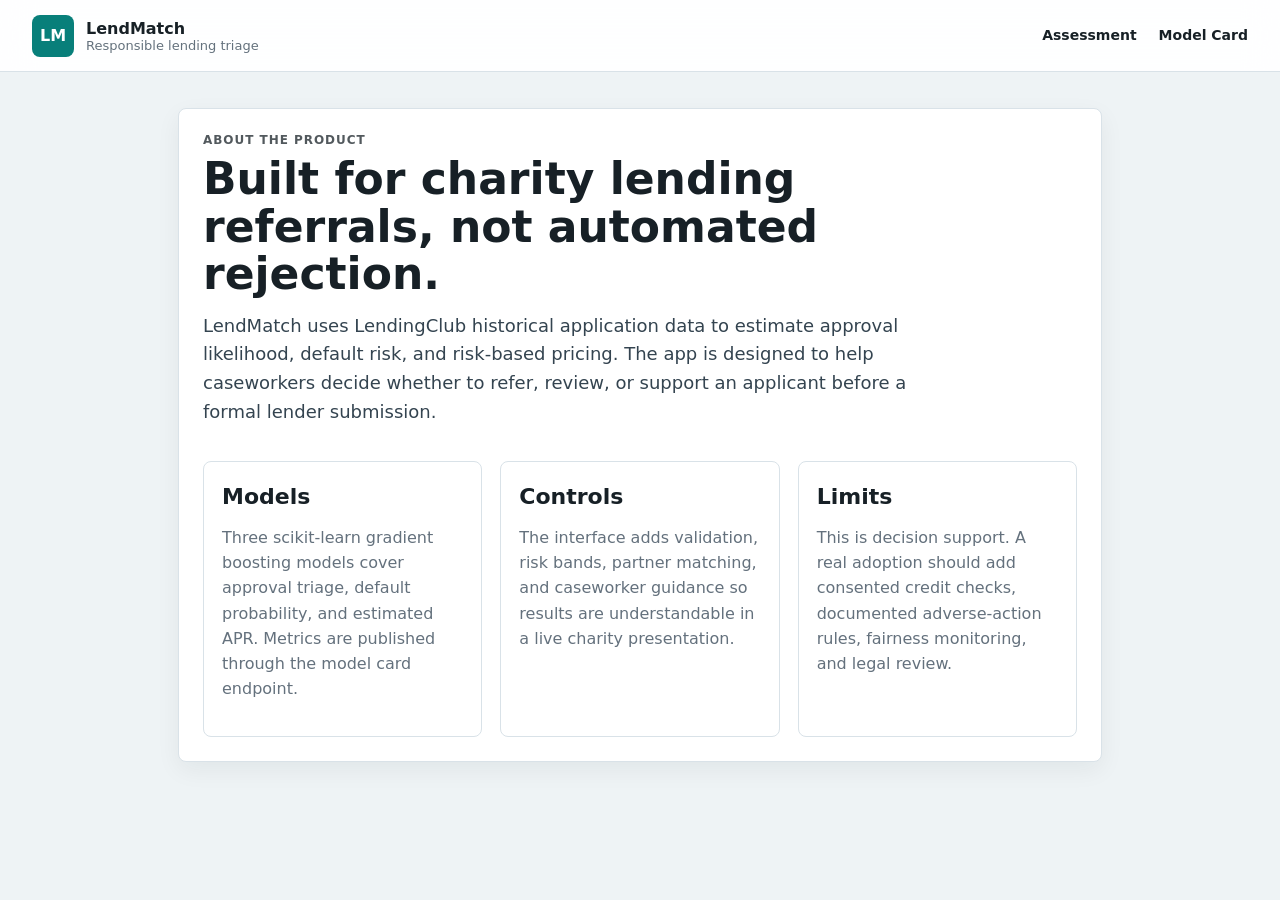
<file: docs/about.html>
<!DOCTYPE html>
<html lang="en">
<head>
    <meta charset="UTF-8">
    <meta name="viewport" content="width=device-width, initial-scale=1.0">
    <title>About | LendMatch</title>
    <link rel="stylesheet" href="styles.css">
</head>
<body>
    <header class="topbar">
        <div class="brand">
            <div class="brand-mark">LM</div>
            <div>
                <strong>LendMatch</strong>
                <span>Responsible lending triage</span>
            </div>
        </div>
        <nav>
            <a href="/">Assessment</a>
            <a href="/model.html">Model Card</a>
        </nav>
    </header>

    <main class="about-page">
        <section class="panel">
            <p class="eyebrow">About the product</p>
            <h1>Built for charity lending referrals, not automated rejection.</h1>
            <p class="lede-dark">LendMatch uses LendingClub historical application data to estimate approval likelihood, default risk, and risk-based pricing. The app is designed to help caseworkers decide whether to refer, review, or support an applicant before a formal lender submission.</p>

            <div class="about-grid">
                <article>
                    <h2>Models</h2>
                    <p>Three scikit-learn gradient boosting models cover approval triage, default probability, and estimated APR. Metrics are published through the model card endpoint.</p>
                </article>
                <article>
                    <h2>Controls</h2>
                    <p>The interface adds validation, risk bands, partner matching, and caseworker guidance so results are understandable in a live charity presentation.</p>
                </article>
                <article>
                    <h2>Limits</h2>
                    <p>This is decision support. A real adoption should add consented credit checks, documented adverse-action rules, fairness monitoring, and legal review.</p>
                </article>
            </div>
        </section>
    </main>
</body>
</html>
</file>
<file: docs/styles.css>
:root {
    color-scheme: light;
    --ink: #172026;
    --muted: #64717d;
    --line: #d9e2e8;
    --panel: #ffffff;
    --page: #eef3f5;
    --teal: #087f7a;
    --teal-dark: #075e5a;
    --blue: #2f5f98;
    --amber: #b7791f;
    --red: #b42318;
    --green: #16794c;
    --shadow: 0 18px 45px rgba(23, 32, 38, 0.12);
}

* {
    box-sizing: border-box;
}

html {
    scroll-behavior: smooth;
    scroll-padding-top: 92px;
}

body {
    margin: 0;
    font-family: Inter, ui-sans-serif, system-ui, -apple-system, BlinkMacSystemFont, "Segoe UI", sans-serif;
    background: var(--page);
    color: var(--ink);
}

.topbar {
    height: 72px;
    padding: 0 32px;
    display: flex;
    align-items: center;
    justify-content: space-between;
    border-bottom: 1px solid var(--line);
    background: rgba(255, 255, 255, 0.92);
    backdrop-filter: blur(16px);
    position: sticky;
    top: 0;
    z-index: 10;
}

.brand {
    display: flex;
    gap: 12px;
    align-items: center;
}

.brand-mark {
    width: 42px;
    height: 42px;
    display: grid;
    place-items: center;
    background: var(--teal);
    color: #fff;
    border-radius: 8px;
    font-weight: 800;
}

.brand strong,
.brand span {
    display: block;
}

.brand span,
.fine-print,
small {
    color: var(--muted);
    font-size: 13px;
}

nav {
    display: flex;
    gap: 22px;
}

nav a {
    color: var(--ink);
    text-decoration: none;
    font-size: 14px;
    font-weight: 650;
    padding: 8px 0;
    border-bottom: 2px solid transparent;
}

nav a:hover {
    color: var(--teal-dark);
    border-bottom-color: var(--teal);
}

main {
    max-width: 1280px;
    margin: 0 auto;
    padding: 36px 28px 64px;
}

.hero {
    min-height: 280px;
    padding: 42px;
    display: grid;
    grid-template-columns: minmax(0, 1fr) 360px;
    gap: 32px;
    align-items: end;
    background:
        linear-gradient(135deg, rgba(8, 127, 122, 0.93), rgba(47, 95, 152, 0.88)),
        url("https://images.unsplash.com/photo-1554224155-6726b3ff858f?auto=format&fit=crop&w=1800&q=80");
    background-size: cover;
    background-position: center;
    color: #fff;
    border-radius: 8px;
    box-shadow: var(--shadow);
}

.hero h1 {
    max-width: 780px;
    margin: 8px 0 12px;
    font-size: 52px;
    line-height: 1.02;
    letter-spacing: 0;
}

.lede {
    max-width: 680px;
    margin: 0;
    color: rgba(255, 255, 255, 0.88);
    font-size: 18px;
    line-height: 1.55;
}

.lede-dark {
    max-width: 760px;
    margin: 14px 0 0;
    color: #344450;
    font-size: 18px;
    line-height: 1.6;
}

.about-page {
    max-width: 980px;
}

.about-page h1 {
    max-width: 820px;
    margin: 8px 0 0;
    font-size: 44px;
    line-height: 1.08;
    letter-spacing: 0;
}

.about-grid {
    margin-top: 34px;
    display: grid;
    grid-template-columns: repeat(3, 1fr);
    gap: 18px;
}

.about-grid article {
    border: 1px solid var(--line);
    border-radius: 8px;
    padding: 18px;
}

.about-grid p {
    color: var(--muted);
    line-height: 1.58;
}

.eyebrow {
    margin: 0;
    color: inherit;
    opacity: 0.74;
    text-transform: uppercase;
    font-size: 12px;
    font-weight: 800;
    letter-spacing: 0.08em;
}

.hero-panel {
    display: flex;
    gap: 14px;
    align-items: center;
    padding: 18px;
    background: rgba(255, 255, 255, 0.14);
    border: 1px solid rgba(255, 255, 255, 0.28);
    border-radius: 8px;
}

.hero-panel p {
    margin: 4px 0 0;
    color: rgba(255, 255, 255, 0.8);
}

.status-dot {
    width: 12px;
    height: 12px;
    border-radius: 50%;
    background: var(--amber);
    flex: 0 0 auto;
}

.status-dot.ready {
    background: #4ade80;
}

.status-dot.error {
    background: #f87171;
}

.workspace {
    margin-top: 28px;
    display: grid;
    grid-template-columns: 480px minmax(0, 1fr);
    gap: 24px;
    align-items: start;
}

.panel,
.metric-card,
.decision-strip {
    background: var(--panel);
    border: 1px solid var(--line);
    border-radius: 8px;
    box-shadow: 0 8px 24px rgba(23, 32, 38, 0.06);
}

.form-panel,
.panel {
    padding: 24px;
}

.panel-head,
.decision-strip {
    display: flex;
    align-items: center;
    justify-content: space-between;
    gap: 16px;
}

h2 {
    margin: 4px 0 0;
    font-size: 22px;
    letter-spacing: 0;
}

.form-grid {
    display: grid;
    grid-template-columns: 1fr 1fr;
    gap: 16px;
    margin: 24px 0;
}

label {
    display: grid;
    gap: 7px;
    font-size: 13px;
    font-weight: 750;
    color: #344450;
}

input,
select {
    width: 100%;
    min-height: 42px;
    border: 1px solid #c7d2da;
    border-radius: 6px;
    padding: 9px 11px;
    font: inherit;
    color: var(--ink);
    background: #fff;
}

input:focus,
select:focus {
    outline: 3px solid rgba(8, 127, 122, 0.18);
    border-color: var(--teal);
}

.primary-button,
.ghost-button {
    min-height: 44px;
    border-radius: 6px;
    border: 0;
    font: inherit;
    font-weight: 800;
    cursor: pointer;
}

.primary-button {
    width: 100%;
    background: var(--teal);
    color: #fff;
}

.primary-button:hover {
    background: var(--teal-dark);
}

.primary-button:disabled {
    opacity: 0.65;
    cursor: wait;
}

.ghost-button {
    padding: 0 14px;
    background: #e7f1f1;
    color: var(--teal-dark);
}

.fine-print {
    line-height: 1.45;
    margin: 12px 0 0;
}

.results {
    min-height: 620px;
}

.empty-state {
    min-height: 620px;
    display: grid;
    place-items: center;
    align-content: center;
    text-align: center;
    padding: 48px;
}

.empty-state p {
    max-width: 430px;
    color: var(--muted);
    line-height: 1.6;
}

.pulse-icon {
    width: 56px;
    height: 56px;
    border-radius: 8px;
    background: linear-gradient(135deg, var(--teal), var(--blue));
    margin-bottom: 12px;
}

.hidden {
    display: none;
}

.decision-strip {
    padding: 24px;
    margin-bottom: 18px;
}

.decision-strip h2 {
    font-size: 34px;
}

.decision-strip span,
.pill {
    padding: 7px 10px;
    border-radius: 999px;
    background: #eaf1f5;
    color: #344450;
    font-size: 13px;
    font-weight: 800;
}

.metric-grid {
    display: grid;
    grid-template-columns: repeat(3, 1fr);
    gap: 16px;
    margin-bottom: 18px;
}

.metric-card {
    min-height: 150px;
    padding: 20px;
    display: grid;
    align-content: space-between;
}

.metric-card span {
    color: var(--muted);
    font-size: 13px;
    font-weight: 800;
}

.metric-card strong {
    font-size: 34px;
    letter-spacing: 0;
}

.bar {
    height: 9px;
    background: #dde7ed;
    border-radius: 999px;
    overflow: hidden;
}

.bar i {
    display: block;
    height: 100%;
    width: 0;
    background: var(--green);
    border-radius: inherit;
    transition: width 240ms ease;
}

.bar.danger i {
    background: var(--amber);
}

.offers-list {
    display: grid;
    gap: 12px;
    margin-top: 18px;
}

.offer {
    display: grid;
    grid-template-columns: 1fr auto;
    gap: 16px;
    padding: 16px;
    border: 1px solid var(--line);
    border-radius: 8px;
}

.offer strong,
.offer span {
    display: block;
}

.offer span {
    color: var(--muted);
    font-size: 13px;
    margin-top: 3px;
}

.offer-rate {
    text-align: right;
    font-size: 22px;
    font-weight: 850;
    color: var(--blue);
}

.guidance-panel {
    margin-top: 18px;
}

.guidance-panel ul {
    margin: 18px 0 0;
    padding-left: 20px;
    line-height: 1.65;
    color: #344450;
}

.error-box {
    background: #fff1f0;
    border: 1px solid #ffc9c2;
    color: var(--red);
    padding: 14px;
    border-radius: 8px;
    margin-bottom: 18px;
}

.model-page {
    max-width: 1120px;
}

.model-hero {
    display: grid;
    grid-template-columns: minmax(0, 1fr) auto;
    gap: 24px;
    align-items: start;
}

.model-hero h1 {
    max-width: 760px;
    margin: 8px 0 0;
    font-size: 44px;
    line-height: 1.08;
    letter-spacing: 0;
}

.secondary-link {
    min-height: 42px;
    display: inline-flex;
    align-items: center;
    justify-content: center;
    padding: 0 14px;
    border: 1px solid var(--line);
    border-radius: 6px;
    color: var(--teal-dark);
    text-decoration: none;
    font-weight: 800;
    background: #f5fbfb;
    white-space: nowrap;
}

.model-metrics {
    margin: 20px 0;
}

.model-grid {
    display: grid;
    grid-template-columns: repeat(2, minmax(0, 1fr));
    gap: 18px;
}

.definition-list {
    display: grid;
    grid-template-columns: max-content minmax(0, 1fr);
    gap: 12px 18px;
    margin: 20px 0 0;
}

.definition-list dt {
    color: var(--muted);
    font-weight: 800;
}

.definition-list dd {
    margin: 0;
    overflow-wrap: anywhere;
}

.body-copy,
.quality-list {
    color: #344450;
    line-height: 1.65;
}

.quality-list {
    margin: 18px 0 0;
    padding-left: 20px;
}

@media (max-width: 980px) {
    .hero,
    .workspace {
        grid-template-columns: 1fr;
    }

    .hero h1 {
        font-size: 40px;
    }

    .metric-grid {
        grid-template-columns: 1fr;
    }

    .about-grid {
        grid-template-columns: 1fr;
    }

    .model-hero,
    .model-grid {
        grid-template-columns: 1fr;
    }
}

@media (max-width: 640px) {
    .topbar {
        padding: 0 18px;
    }

    nav {
        display: none;
    }

    main {
        padding: 22px 14px 42px;
    }

    .hero {
        padding: 26px;
    }

    .hero h1 {
        font-size: 32px;
    }

    .form-grid {
        grid-template-columns: 1fr;
    }
}
</file>
